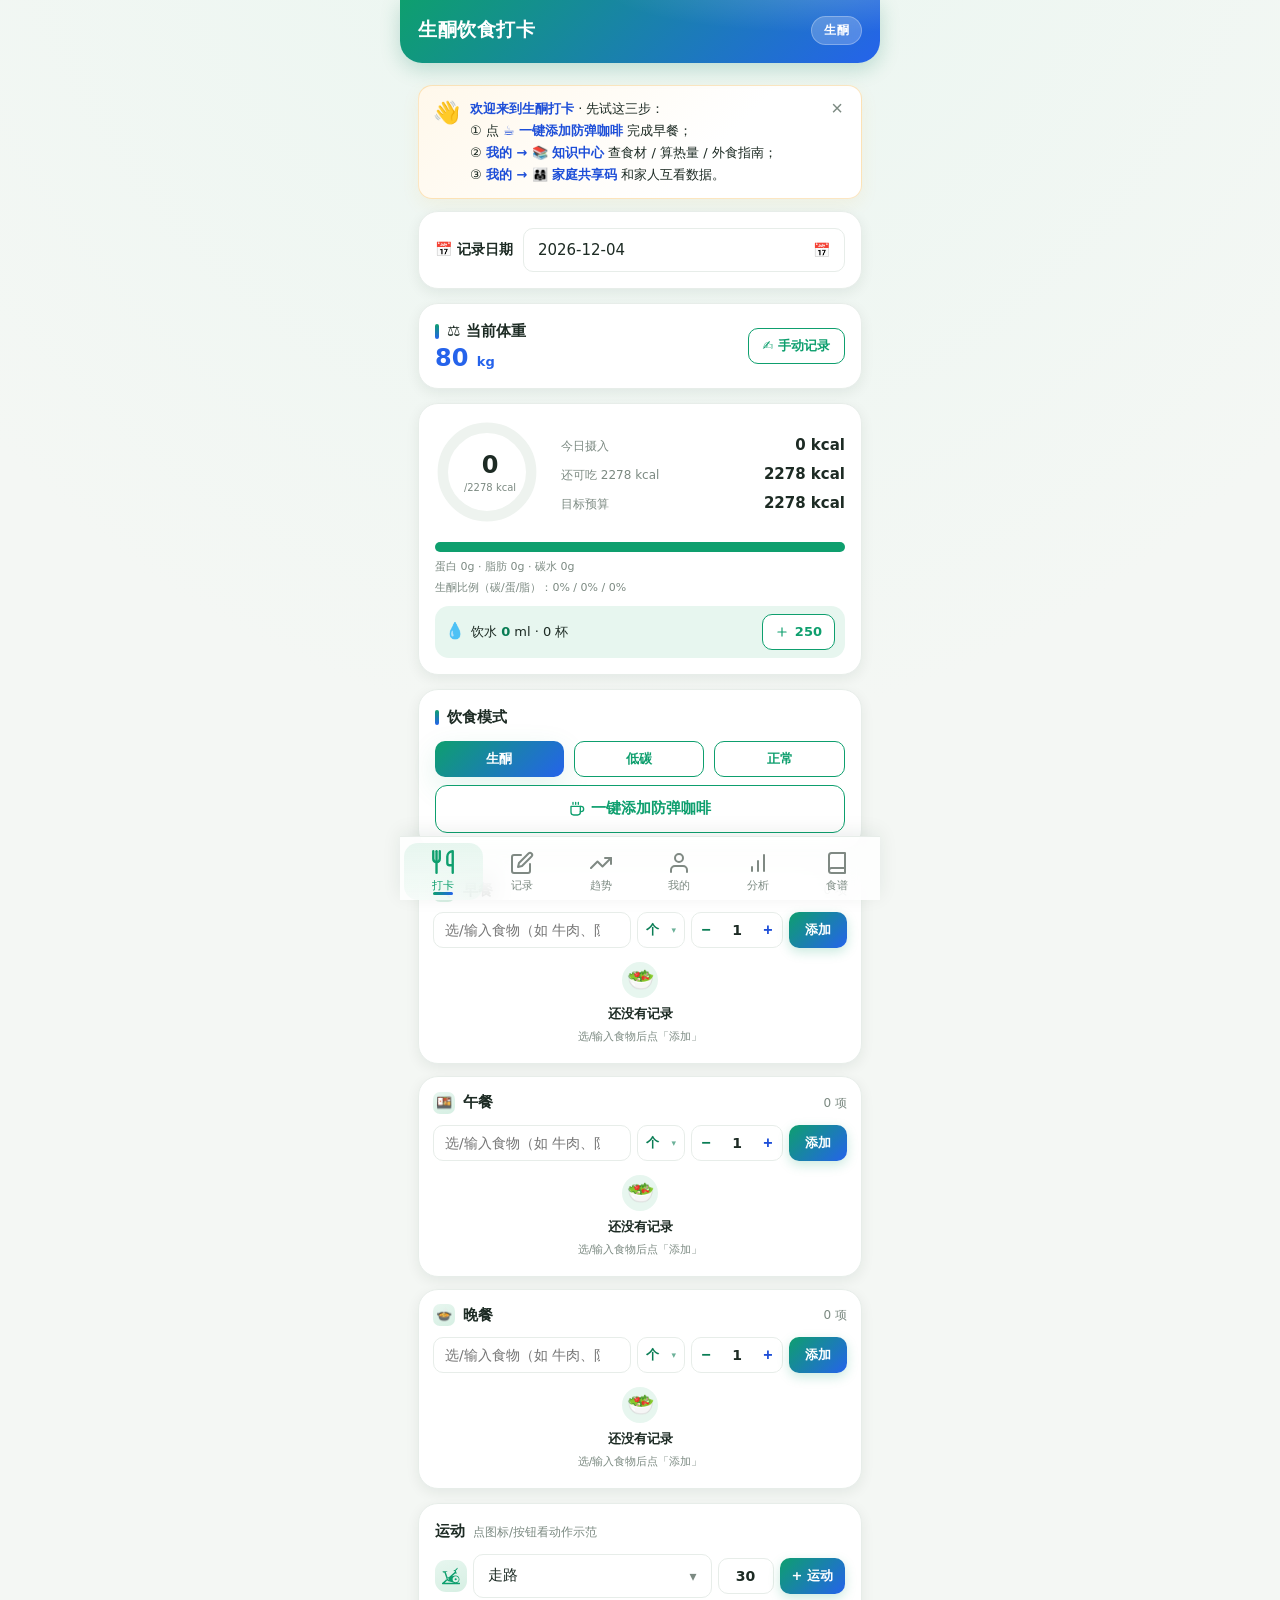
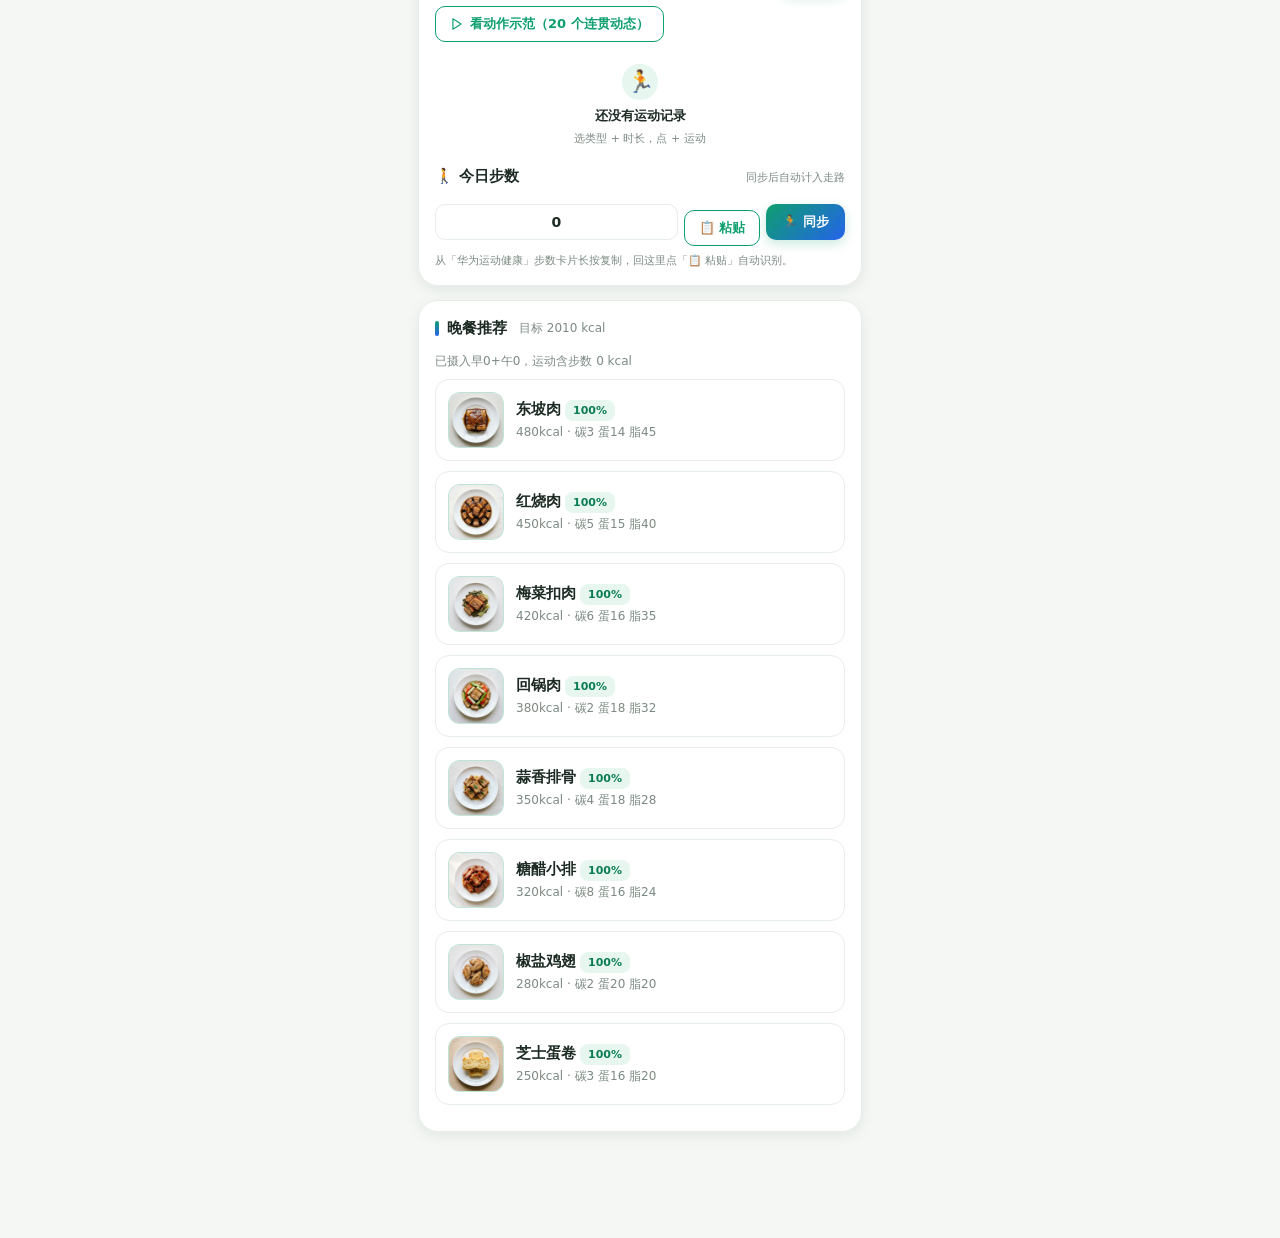
<file: index.html>
<!DOCTYPE html>
<html lang="zh-CN">
<head>
  <meta charset="UTF-8" />
  <meta name="viewport" content="width=device-width, initial-scale=1, maximum-scale=1, user-scalable=no, viewport-fit=cover" />
  <meta name="color-scheme" content="light" />
  <meta name="theme-color" content="#0e9f6e" />
  <!-- 2026-08-16 根治 vivo/iQOO 系统 WebView 缓存（终极版）：HTML meta no-cache + Service Worker 自动清 + CacheStorage 自动清 + URL 加唯一 ?v= 时间戳 -->
  <meta http-equiv="Cache-Control" content="no-store, no-cache, must-revalidate, max-age=0" />
  <meta http-equiv="Pragma" content="no-cache" />
  <meta http-equiv="Expires" content="0" />
  <!-- 强清 SW + CacheStorage + URL 时间戳（运行时内联，不依赖外部资源） -->
  <script>
  (function(){
    try {
      var href = location.href.split('#')[0];
      if (location.search.indexOf('v=') < 0) {
        // 第一次访问：清缓存后用唯一 ?v= 时间戳 reload 自身
        if ('serviceWorker' in navigator) {
          navigator.serviceWorker.getRegistrations().then(function(rs){
            rs.forEach(function(r){ try { r.unregister(); } catch(_){} });
          });
        }
        if ('caches' in window) {
          caches.keys().then(function(ks){
            ks.forEach(function(k){ caches.delete(k); });
          });
        }
        location.replace(href + (href.indexOf('?')>=0?'&':'?') + 'v=' + Date.now() + '-' + Math.random().toString(36).slice(2,8));
        return;
      }
      // 后续访问：再次确认 SW 已被清（连续 3 次兜底）
      if ('serviceWorker' in navigator) {
        navigator.serviceWorker.getRegistrations().then(function(rs){
          if (rs.length) rs.forEach(function(r){ try { r.unregister(); } catch(_){} });
        });
      }
    } catch(e) {}
  })();
  </script>
  <!-- P3 问题1：iOS 全屏/添加到主屏幕支持 -->
  <meta name="apple-mobile-web-app-capable" content="yes" />
  <meta name="mobile-web-app-capable" content="yes" />
  <meta name="apple-mobile-web-app-status-bar-style" content="black-translucent" />
  <meta name="apple-mobile-web-app-title" content="生酮打卡" />
  <meta name="apple-touch-fullscreen" content="yes" />
  <title>生酮饮食打卡 · 网页版</title>
  <link rel="manifest" href="manifest.webmanifest" />
  <link rel="apple-touch-icon" href="img/icon-192.png" />
  <link rel="stylesheet" href="css/styles.css" />
</head>
<body>
  <div id="app">
    <div class="topbar">
      <h1>生酮饮食打卡</h1>
      <div class="topbar-right">
        <span class="mode-badge" id="modeBadge">生酮</span>
      </div>
    </div>

    <!-- A 打卡页：默认渲染一段最小骨架，绝不空白（v2.2.2 根治：onShow 任何时序失败时，用户至少能看到占位） -->
    <section class="view active" id="view-checkin">
      <div class="boot-skeleton">
        <div class="boot-spin"></div>
        <div class="boot-msg">正在加载打卡页…</div>
        <div class="boot-sub" id="bootSub">如长时间停留，请点下方「重新加载」</div>
        <button type="button" class="btn sm boot-retry" id="bootRetry" style="margin-top:14px;display:none">重新加载</button>
      </div>
    </section>
    <!-- B 记录页 -->
    <section class="view" id="view-records"></section>
    <!-- C 趋势页 -->
    <section class="view" id="view-trend"></section>
    <!-- D 我的页 -->
    <section class="view" id="view-mine"></section>
    <!-- E 分析页 -->
    <section class="view" id="view-analysis"></section>
    <!-- F 食谱页 -->
    <section class="view" id="view-recipes"></section>

    <nav class="tabbar" id="tabbar">
      <button data-view="checkin" class="active"><span class="ico"><svg xmlns="http://www.w3.org/2000/svg" viewBox="0 0 24 24" fill="none" stroke="currentColor" stroke-width="2" stroke-linecap="round" stroke-linejoin="round" aria-hidden="true"><path d="M3 2v7c0 1.7 1.3 3 3 3s3-1.3 3-3V2"/><path d="M6 2v20"/><path d="M21 15V2v0a5 5 0 0 0-5 5v6c0 1.1.9 2 2 2h3zm0 0v7"/></svg></span>打卡</button>
      <button data-view="records"><span class="ico"><svg xmlns="http://www.w3.org/2000/svg" viewBox="0 0 24 24" fill="none" stroke="currentColor" stroke-width="2" stroke-linecap="round" stroke-linejoin="round" aria-hidden="true"><path d="M11 4H4a2 2 0 0 0-2 2v14a2 2 0 0 0 2 2h14a2 2 0 0 0 2-2v-7"/><path d="M18.5 2.5a2.121 2.121 0 0 1 3 3L12 15l-4 1 1-4 9.5-9.5z"/></svg></span>记录</button>
      <button data-view="trend"><span class="ico"><svg xmlns="http://www.w3.org/2000/svg" viewBox="0 0 24 24" fill="none" stroke="currentColor" stroke-width="2" stroke-linecap="round" stroke-linejoin="round" aria-hidden="true"><polyline points="22 7 13.5 15.5 8.5 10.5 2 17"/><polyline points="16 7 22 7 22 13"/></svg></span>趋势</button>
      <button data-view="mine"><span class="ico"><svg xmlns="http://www.w3.org/2000/svg" viewBox="0 0 24 24" fill="none" stroke="currentColor" stroke-width="2" stroke-linecap="round" stroke-linejoin="round" aria-hidden="true"><path d="M20 21v-2a4 4 0 0 0-4-4H8a4 4 0 0 0-4 4v2"/><circle cx="12" cy="7" r="4"/></svg></span>我的</button>
      <button data-view="analysis"><span class="ico"><svg xmlns="http://www.w3.org/2000/svg" viewBox="0 0 24 24" fill="none" stroke="currentColor" stroke-width="2" stroke-linecap="round" stroke-linejoin="round" aria-hidden="true"><line x1="12" y1="20" x2="12" y2="10"/><line x1="18" y1="20" x2="18" y2="4"/><line x1="6" y1="20" x2="6" y2="16"/></svg></span>分析</button>
      <button data-view="recipes"><span class="ico"><svg xmlns="http://www.w3.org/2000/svg" viewBox="0 0 24 24" fill="none" stroke="currentColor" stroke-width="2" stroke-linecap="round" stroke-linejoin="round" aria-hidden="true"><path d="M4 19.5A2.5 2.5 0 0 1 6.5 17H20"/><path d="M6.5 2H20v20H6.5A2.5 2.5 0 0 1 4 19.5v-15A2.5 2.5 0 0 1 6.5 2z"/></svg></span>食谱</button>
    </nav>
  </div>

  <div class="toast" id="toast"></div>

  <!-- P3 安装横幅（Android 可点安装；iOS 展示引导） -->
  <div id="installBar" class="install-bar">
    <span class="install-ico">📲</span>
    <div class="install-txt">
      <b>安装到主屏幕</b>
      <span class="install-sub">全屏离线使用，像原生 App</span>
    </div>
    <button class="install-android btn sm" data-act="install-go" style="margin:0">安装</button>
    <button class="install-ios btn sm" data-act="install-go" style="margin:0;display:none">查看</button>
    <button class="install-x" data-act="install-x" aria-label="关闭"><svg xmlns="http://www.w3.org/2000/svg" viewBox="0 0 24 24" width="14" height="14" fill="none" stroke="currentColor" stroke-width="2.4" stroke-linecap="round" stroke-linejoin="round" aria-hidden="true"><path d="M18 6L6 18M6 6l12 12"/></svg></button>
  </div>

  <!-- 全局命名空间（供各模块挂载，必须在模块脚本之前） -->
  <script>window.App = window.App || {};</script>
  <!-- icon 系统（自托管 SVG、零 CDN） -->
  <script src="js/icons.js"></script>
  <!-- 数据层（已自测通过，下游只读） -->
  <script src="js/keto-core.js"></script>
  <!-- 应用层 -->
  <script src="js/store.js"></script>
  <script src="js/cloudbase.js"></script>
  <!-- v1.9：家人互通云同步（Supabase，走原生桥接绕开 CORS） -->
  <script src="js/cloud-sync.js"></script>
  <!-- v1.9：阿福体脂秤 BLE 直连（走原生桥接） -->
  <script src="js/afu-scale.js"></script>
  <script src="js/core-bridge.js"></script>
  <script src="js/knowledge.js"></script>
  <script src="js/knowledge-tools.js"></script>
  <script src="js/charts.js"></script>
  <script src="js/recipe-imgs.js"></script>
  <script src="js/dish-ext.js"></script>
  <script src="js/a-checkin.js"></script>
  <script src="js/b-records.js"></script>
  <script src="js/c-trend.js"></script>
  <script src="js/family.js"></script>
  <script src="js/d-mine.js"></script>
  <script src="js/g-kids.js"></script>
  <script src="js/e-analysis.js"></script>
  <script src="js/f-recipes.js"></script>
  <script src="js/meal-plan.js"></script>
  <script src="js/app.js"></script>
</body>
</html>
</file>
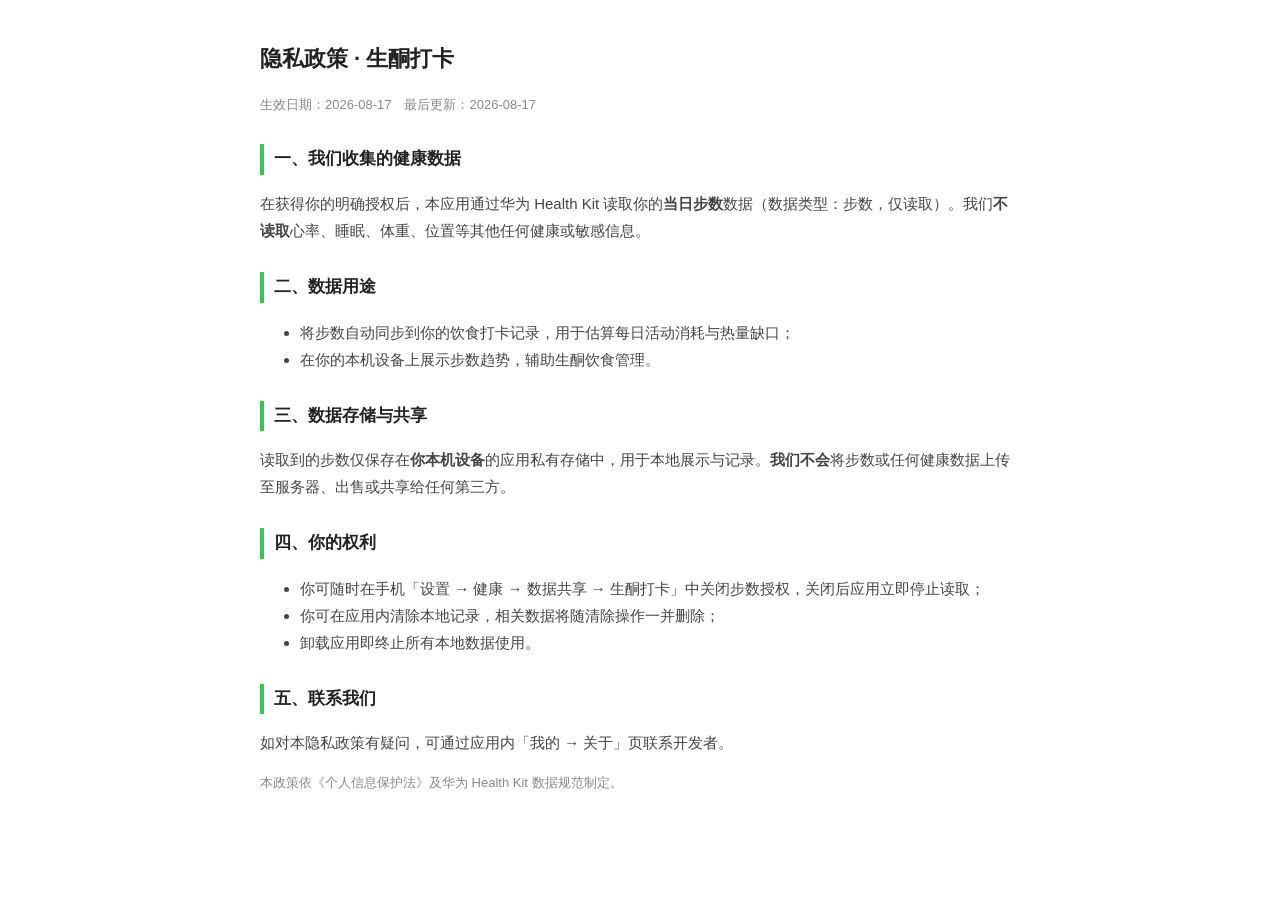
<file: privacy.html>
<!DOCTYPE html>
<html lang="zh-CN">
<head>
<meta charset="UTF-8">
<meta name="viewport" content="width=device-width, initial-scale=1.0">
<title>隐私政策 - 生酮打卡</title>
<style>
  body { font-family: -apple-system, "PingFang SC", "Microsoft YaHei", sans-serif; max-width: 760px; margin: 0 auto; padding: 24px; line-height: 1.8; color: #222; }
  h1 { font-size: 22px; }
  h2 { font-size: 17px; margin-top: 28px; border-left: 4px solid #34c759; padding-left: 10px; }
  p, li { font-size: 15px; color: #444; }
  .meta { color: #888; font-size: 13px; }
</style>
</head>
<body>
<h1>隐私政策 · 生酮打卡</h1>
<p class="meta">生效日期：2026-08-17　最后更新：2026-08-17</p>

<h2>一、我们收集的健康数据</h2>
<p>在获得你的明确授权后，本应用通过华为 Health Kit 读取你的<strong>当日步数</strong>数据（数据类型：步数，仅读取）。我们<strong>不读取</strong>心率、睡眠、体重、位置等其他任何健康或敏感信息。</p>

<h2>二、数据用途</h2>
<ul>
  <li>将步数自动同步到你的饮食打卡记录，用于估算每日活动消耗与热量缺口；</li>
  <li>在你的本机设备上展示步数趋势，辅助生酮饮食管理。</li>
</ul>

<h2>三、数据存储与共享</h2>
<p>读取到的步数仅保存在<strong>你本机设备</strong>的应用私有存储中，用于本地展示与记录。<strong>我们不会</strong>将步数或任何健康数据上传至服务器、出售或共享给任何第三方。</p>

<h2>四、你的权利</h2>
<ul>
  <li>你可随时在手机「设置 → 健康 → 数据共享 → 生酮打卡」中关闭步数授权，关闭后应用立即停止读取；</li>
  <li>你可在应用内清除本地记录，相关数据将随清除操作一并删除；</li>
  <li>卸载应用即终止所有本地数据使用。</li>
</ul>

<h2>五、联系我们</h2>
<p>如对本隐私政策有疑问，可通过应用内「我的 → 关于」页联系开发者。</p>

<p class="meta">本政策依《个人信息保护法》及华为 Health Kit 数据规范制定。</p>
</body>
</html>
</file>
<file: css/styles.css>
/* ============================================================
   生酮饮食打卡 · 网页版  —  Refined Wellness 设计系统
   方向：自然疗愈感 / 高级健康 App
   主色 翡翠绿 · 点缀 蜂蜜琥珀 · 底色 暖奶白
   ============================================================ */

:root {
  color-scheme: light;
  /* 品牌色：蓝绿组合（teal 主 + 蓝 点缀） */
  --primary: #0e9f6e;       /* 主色 teal 绿 */
  --primary-d: #0a7d55;
  --primary-l: #e7f6ef;
  --accent: #2563eb;        /* 蓝绿组合：蓝点缀（宏量/按钮/进度指示） */
  --accent-d: #1d4ed8;
  --danger: #e2574c;
  --info: #2563eb;          /* 蓝（与 accent 统一，便于复用） */

  /* 中性 */
  --bg: #f4f7f4;
  --bg-2: #eef3ef;
  --card: #ffffff;
  --line: #e7ede9;
  --text: #1d2b24;
  --muted: #7c8a82;

  /* 阴影分层 */
  --sh-1: 0 1px 2px rgba(16,45,32,.05);
  --sh-2: 0 4px 14px rgba(16,45,32,.07);
  --sh-3: 0 10px 30px rgba(14,159,110,.12);

  --r-lg: 20px;
  --r-md: 14px;
  --r-sm: 10px;

  --maxw: 480px;
  --font: "PingFang SC", "Hiragino Sans GB", "Microsoft YaHei", system-ui, -apple-system, sans-serif;
}

* { box-sizing: border-box; -webkit-tap-highlight-color: transparent; }
html, body { margin: 0; padding: 0; }
body {
  font-family: var(--font);
  background:
    radial-gradient(120% 60% at 50% -10%, #e9f6f0 0%, rgba(233,246,240,0) 60%),
    var(--bg);
  color: var(--text);
  font-size: 15px; line-height: 1.55;
  -webkit-font-smoothing: antialiased;
  text-rendering: optimizeLegibility;
  font-variant-numeric: tabular-nums;
}

#app {
  max-width: var(--maxw); margin: 0 auto; min-height: 100vh;
  background: transparent; padding-bottom: 84px;
}

/* ---------- 顶部栏（渐变 hero） ---------- */
.topbar {
  position: sticky; top: 0; z-index: 20;
  background: linear-gradient(135deg, var(--primary) 0%, var(--accent) 100%);
  color: #fff; padding: 16px 18px 18px;
  display: flex; align-items: center; justify-content: space-between;
  box-shadow: 0 6px 20px rgba(10,125,85,.22);
  border-radius: 0 0 22px 22px;
}
.topbar::before {
  content: ""; position: absolute; inset: 0;
  background: radial-gradient(80% 120% at 90% -20%, rgba(255,255,255,.18), transparent 60%);
  border-radius: 0 0 22px 22px; pointer-events: none;
}
.topbar h1 {
  font-size: 19px; margin: 0; font-weight: 700; letter-spacing: .5px;
  position: relative;
}
.topbar .mode-badge {
  font-size: 12px; font-weight: 600; letter-spacing: .3px;
  background: rgba(255,255,255,.22);
  border: 1px solid rgba(255,255,255,.28);
  padding: 4px 12px; border-radius: 999px;
  backdrop-filter: blur(4px);
  position: relative;
  margin-left: auto;
}
.member-badge {
  font-size: 12px; font-weight: 600; letter-spacing: .3px;
  background: rgba(255,255,255,.92);
  color: #0b6b4a;
  border: none;
  padding: 5px 12px; border-radius: 999px;
  white-space: nowrap;
  -webkit-appearance: none; appearance: none;
}
.topbar { flex-wrap: wrap; gap: 8px; }
.topbar .topbar-right { display: flex; align-items: center; gap: 6px; flex: none; }
.topbar .topbar-arr {
  width: 28px; height: 28px; border-radius: 50%;
  display: inline-flex; align-items: center; justify-content: center;
  background: rgba(255,255,255,.18); color: #fff; border: 1px solid rgba(255,255,255,.22);
  font-size: 14px; line-height: 1; cursor: pointer; padding: 0;
  transition: background .15s, transform .12s; -webkit-appearance: none; appearance: none;
}
.topbar .topbar-arr:active { background: rgba(255,255,255,.34); transform: scale(.92); }
.topbar .topbar-arr:disabled { opacity: .35; cursor: default; transform: none; }

/* v2.2.2 根治首屏空白：骨架占位 + 错误回显 */
.boot-skeleton { display: flex; flex-direction: column; align-items: center; justify-content: center;
  padding: 64px 24px; text-align: center; color: var(--muted); gap: 10px; min-height: 60vh; }
.boot-spin { width: 38px; height: 38px; border-radius: 50%;
  border: 3px solid var(--bg-2); border-top-color: var(--primary, #0e9f6e);
  animation: bootSpin 0.9s linear infinite; }
@keyframes bootSpin { to { transform: rotate(360deg); } }
.boot-msg { font-size: 16px; font-weight: 600; color: var(--text); margin-top: 6px; }
.boot-sub { font-size: 12px; color: var(--muted); }
.boot-error { display: flex; flex-direction: column; align-items: center; justify-content: center;
  padding: 56px 24px; text-align: center; gap: 8px; min-height: 60vh; }
.boot-err-ico { font-size: 44px; line-height: 1; }
.boot-err-t { font-size: 17px; font-weight: 700; color: var(--text); }
.boot-err-s { font-size: 13px; color: #c0392b; max-width: 320px; word-break: break-all;
  background: #fdecea; border-radius: 8px; padding: 8px 12px; }
.boot-err-hint { font-size: 12px; color: var(--muted); }


/* ---------- 首页 hero（A+C 混合：大进度环 + 宏量分段条） ---------- */
.card.hero { padding: 16px; }
.hero-row { display: flex; align-items: center; gap: 16px; }
.hero-ring { position: relative; width: 104px; height: 104px; flex: 0 0 auto; }
.hero-ring svg { display: block; }
.hero-ring .rn { position: absolute; inset: 0; display: flex; flex-direction: column; align-items: center; justify-content: center; }
.hero-ring .rn b { font-size: 22px; font-weight: 700; color: var(--text); line-height: 1; }
.hero-ring .rn span { font-size: 10px; color: var(--muted); margin-top: 3px; }
.hero-meta { flex: 1; display: flex; flex-direction: column; gap: 6px; }
.hero-meta .hm { display: flex; justify-content: space-between; align-items: baseline; font-size: 12px; color: var(--muted); }
.hero-meta .hm b { font-size: 15px; color: var(--text); font-weight: 600; }
.macro-bar { display: flex; height: 10px; border-radius: 6px; overflow: hidden; background: var(--bg-2); margin-top: 12px; }
.macro-bar .seg { height: 100%; }
.macro-legend { font-size: 11px; color: var(--muted); margin-top: 6px; }
.keto-ratio { font-size: 11px; color: var(--muted); margin-top: 4px; }

/* ---------- 视图容器 ---------- */
.view { display: none; padding: 14px 14px 6px; }
.view.active { display: block; animation: viewIn .4s ease both; }
@keyframes viewIn { from { opacity: 0; transform: translateY(8px); } to { opacity: 1; transform: none; } }

/* ---------- 卡片 ---------- */
.card {
  background: var(--card);
  border: 1px solid var(--line);
  border-radius: var(--r-lg);
  padding: 16px;
  margin-bottom: 14px;
  box-shadow: var(--sh-2);
  animation: cardIn .5s ease both;
}
.view.active .card:nth-child(2) { animation-delay: .04s; }
.view.active .card:nth-child(3) { animation-delay: .08s; }
.view.active .card:nth-child(4) { animation-delay: .12s; }
.view.active .card:nth-child(5) { animation-delay: .16s; }
.view.active .card:nth-child(6) { animation-delay: .20s; }
@keyframes cardIn { from { opacity: 0; transform: translateY(14px); } to { opacity: 1; transform: none; } }

.card h3 {
  margin: 0 0 12px; font-size: 15px; font-weight: 700;
  display: flex; align-items: center; gap: 8px;
}
.card h3::before {
  content: ""; width: 4px; height: 15px; border-radius: 3px;
  background: linear-gradient(var(--primary), var(--accent));
  display: inline-block; flex: none;
}
.card h3 .sub { font-size: 12px; color: var(--muted); font-weight: 400; margin-left: 4px; }

/* ---------- 底部 tab（毛玻璃悬浮） ---------- */
.tabbar {
  position: fixed; bottom: 0; left: 50%; transform: translateX(-50%);
  width: 100%; max-width: var(--maxw); height: 64px;
  background: rgba(255,255,255,.82);
  backdrop-filter: blur(14px) saturate(160%);
  -webkit-backdrop-filter: blur(14px) saturate(160%);
  border-top: 1px solid var(--line);
  display: flex; z-index: 30;
  padding: 6px 4px;
  box-shadow: 0 -4px 18px rgba(16,45,32,.08);
}
.tabbar button {
  flex: 1; border: none; background: none; color: var(--muted);
  font-size: 10.5px; display: flex; flex-direction: column;
  align-items: center; justify-content: center; gap: 3px;
  cursor: pointer; padding: 0; position: relative;
  transition: color .2s, transform .15s;
}
.tabbar button .ico { font-size: 20px; line-height: 1; filter: grayscale(.3); transition: transform .2s; }
.tabbar button.active { color: var(--primary); }
.tabbar button.active .ico { filter: none; transform: translateY(-1px) scale(1.08); }
.tabbar button.active::after {
  content: ""; position: absolute; bottom: 4px;
  width: 22px; height: 3px; border-radius: 3px;
  background: linear-gradient(90deg, var(--primary), var(--accent));
}

/* ---------- 表单控件 ---------- */
label { display: block; font-size: 13px; color: var(--muted); margin: 10px 0 5px; font-weight: 500; }
input, select {
  width: 100%; padding: 11px 12px; border: 1px solid var(--line);
  border-radius: var(--r-sm); font-size: 15px; background: #fff; color: var(--text);
  transition: border-color .2s, box-shadow .2s; font-family: var(--font);
}
input:focus, select:focus {
  outline: none; border-color: var(--primary);
  box-shadow: 0 0 0 3px rgba(14,159,110,.15);
}
.row { display: flex; gap: 10px; align-items: flex-end; }
.row > * { flex: 1; min-width: 0; }
.half { width: 48%; }

button.btn {
  background: linear-gradient(135deg, var(--primary), var(--accent));
  color: #fff; border: none; border-radius: 12px;
  padding: 13px 14px; font-size: 15px; font-weight: 600; cursor: pointer;
  width: 100%; margin-top: 12px; font-family: var(--font);
  box-shadow: var(--sh-3);
  transition: transform .12s, box-shadow .2s, filter .2s;
}
button.btn:hover { filter: brightness(1.04); }
button.btn:active { transform: scale(.975); box-shadow: var(--sh-1); }
button.btn.ghost {
  background: #fff; color: var(--primary); border: 1.5px solid var(--primary);
  box-shadow: none;
}
button.btn.ghost:active { background: var(--primary-l); }
button.btn.sm { padding: 8px 14px; font-size: 13px; width: auto; border-radius: 10px; }

/* ---------- 统计数字 ---------- */
.stats { display: flex; flex-wrap: wrap; gap: 10px; }
.stat {
  flex: 1 1 30%; background: linear-gradient(160deg, #f3faf6, #ffffff);
  border: 1px solid var(--line); border-radius: var(--r-md);
  padding: 12px 10px; text-align: center;
}
.stat .num {
  font-size: 22px; font-weight: 800; color: var(--primary-d);
  letter-spacing: -.5px; line-height: 1.1;
  background: linear-gradient(135deg, var(--primary-d), var(--accent-d));
  -webkit-background-clip: text; background-clip: text; -webkit-text-fill-color: transparent;
}
.stat .lbl { font-size: 11px; color: var(--muted); margin-top: 3px; }

/* ---------- 生酮比例环 ---------- */
.keto-ring { display: flex; align-items: center; gap: 12px; }
.keto-ring .bar {
  flex: 1; height: 16px; border-radius: 999px; overflow: hidden;
  display: flex; background: var(--bg-2); box-shadow: inset 0 1px 2px rgba(0,0,0,.05);
}
.keto-ring .bar > span { display: block; height: 100%; transition: width .6s ease; }
.seg-carb { background: linear-gradient(var(--accent), var(--accent-d)); }
.seg-pro  { background: linear-gradient(#5aa0ff, var(--info)); }
.seg-fat  { background: linear-gradient(var(--primary), var(--primary-d)); }

/* ---------- 列表项 ---------- */
.item {
  display: flex; align-items: center; justify-content: space-between;
  padding: 11px 0; border-bottom: 1px solid var(--line); gap: 10px;
}
.item:last-child { border-bottom: none; }
.item .name { font-weight: 600; }
.item .meta { font-size: 12px; color: var(--muted); margin-top: 2px; }
.item .item-main { flex: 1; min-width: 0; }
.item .del {
  color: var(--danger); border: none; background: #fdecea;
  font-size: 12px; cursor: pointer; padding: 5px 10px; border-radius: 8px;
  flex: none; transition: background .2s;
}
.item .del:active { background: #f9d4d0; }
/* ---------- 推荐菜 / 食谱卡 ---------- */
.dish {
  display: flex; align-items: center; gap: 12px; padding: 12px;
  border: 1px solid var(--line); border-radius: var(--r-md);
  margin-bottom: 10px; cursor: pointer; background: #fff;
  transition: transform .15s, box-shadow .2s, border-color .2s;
}
.dish:hover { transform: translateY(-2px); box-shadow: var(--sh-2); border-color: var(--primary); }
.dish .thumb {
  width: 56px; height: 56px; border-radius: 12px;
  background: linear-gradient(160deg, #eef6f1, #e3f0ea);
  flex: none; object-fit: cover; display: block;        /* img 必须是 block；flex 居中交给 .img-slot */
  border: 1px solid rgba(14,159,110,.18); padding: 0; overflow: hidden;
}
/* 详情页配图：统一裁切框，所有菜品图/emoji 回退共用此风格 -> 视觉一致 */
.dish-detail {
  width: 100%; height: 180px; border-radius: 14px; margin-bottom: 4px;
  background: linear-gradient(160deg, #eef6f1, #e3f0ea);
  object-fit: cover; display: block;                   /* img 必须是 block */
  border: 1px solid rgba(14,159,110,.18); overflow: hidden; font-size: 56px;
}
.dish .info { flex: 1; min-width: 0; }
.dish .info .n { font-weight: 700; }
.dish .info .c { font-size: 12px; color: var(--muted); margin-top: 2px; }
.tag {
  display: inline-block; font-size: 11px; background: var(--primary-l);
  color: var(--primary-d); padding: 2px 8px; border-radius: 8px; margin-left: 4px; font-weight: 600;
}

/* ---------- 提示 / 空态 ---------- */
.toast {
  position: fixed; left: 50%; bottom: 92px; transform: translateX(-50%) translateY(10px);
  background: rgba(29,43,36,.94); color: #fff; padding: 10px 18px; border-radius: 22px;
  font-size: 13px; z-index: 50; opacity: 0; transition: opacity .25s, transform .25s;
  pointer-events: none; box-shadow: var(--sh-2);
}
.toast.show { opacity: 1; transform: translateX(-50%) translateY(0); }
.empty { text-align: center; color: var(--muted); padding: 32px 0; font-size: 13px; }

canvas { width: 100%; display: block; }
.img-slot {
  width: 100%; border-radius: var(--r-sm);
  background: linear-gradient(160deg, #eef6f1, #e3f0ea);
  display: flex; align-items: center; justify-content: center; color: var(--muted); font-size: 12px;
}

/* ---------- 运动图标 ---------- */
.ex-ico {
  width: 38px; height: 38px; border-radius: 11px;
  background: linear-gradient(160deg, var(--primary-l), #d6efe3);
  padding: 6px; flex: 0 0 auto; cursor: pointer; box-sizing: border-box;
  transition: transform .15s, box-shadow .2s;
}
.ex-ico:active { transform: scale(.92); }
#exIcoPrev {
  border-radius: 11px; background: linear-gradient(160deg, var(--primary-l), #d6efe3);
  padding: 4px; box-sizing: border-box; flex: 0 0 auto; cursor: pointer;
  transition: transform .15s;
}
#exIcoPrev:active { transform: scale(.92); }

/* ============================================================
   P1-审计：单行打卡输入区（食物 + 单位 + ±数量 + 添加）— V11
   触发：用户截图所示「输入框截断 / 数量框比例失调 / 上下两行」痛点
   ============================================================ */
.meal-card { padding: 14px 14px 12px; }
.meal-card + .meal-card { margin-top: -2px; }
.meal-head {
  display: flex; align-items: center; gap: 8px;
  margin: 0 0 10px;
}
.meal-card h3 { margin: 0; font-size: 15px; font-weight: 700; }
.meal-head h3::before { display: none; }
.meal-head .cnt {
  font-size: 12px; color: var(--muted); margin-left: auto; font-weight: 500;
}
.meal-ico {
  width: 22px; height: 22px; border-radius: 7px; flex: none;
  display: inline-flex; align-items: center; justify-content: center;
  background: linear-gradient(160deg, var(--primary-l), #d6efe3);
  color: var(--primary-d); font-size: 13px;
}
.meal-ico-breakfast::before { content: "🍳"; font-size: 13px; }
.meal-ico-lunch::before     { content: "🍱"; font-size: 13px; }
.meal-ico-dinner::before    { content: "🍲"; font-size: 13px; }

.meal-row {
  display: flex; align-items: center; gap: 6px;
  flex-wrap: nowrap;
}
.food-in {
  flex: 1 1 auto; min-width: 0;
  padding: 9px 11px !important; font-size: 14px !important;
  border: 1px solid var(--line); border-radius: 10px; background: #fff;
  height: 36px;
}
.food-in:focus { border-color: var(--primary); box-shadow: 0 0 0 3px rgba(14,159,110,.15); }
.unit-trigger {
  flex: none; padding: 0 8px; height: 36px;
  border: 1px solid var(--line); border-radius: 10px; background: #fff;
  display: inline-flex; align-items: center; gap: 4px;
  font-size: 13px; font-weight: 600; color: var(--primary-d);
  cursor: pointer; min-width: 48px; justify-content: space-between;
  font-family: inherit; -webkit-appearance: none; appearance: none;
}
.unit-trigger .trig-caret { font-size: 9px; opacity: .6; }
.unit-trigger:hover { border-color: var(--primary); }
.qty {
  flex: none; display: inline-flex; align-items: center;
  border: 1px solid var(--line); border-radius: 10px;
  background: #fff; height: 36px; padding: 0 1px;
}
.qty-step {
  flex: none; width: 26px; height: 34px;
  border: none; background: transparent;
  font-size: 16px; font-weight: 700; line-height: 1;
  color: var(--primary-d); cursor: pointer;
  display: inline-flex; align-items: center; justify-content: center;
  padding: 0; -webkit-appearance: none; appearance: none;
  transition: background .12s;
}
.qty-step:active { background: var(--primary-l); }
.qty-step-plus { color: var(--accent-d); }
.qty input {
  flex: none; width: 36px; height: 34px;
  border: none; background: transparent; text-align: center;
  font-size: 14px; font-weight: 700; color: var(--text);
  font-family: inherit; padding: 0; -webkit-appearance: none; appearance: none;
}
.qty input::-webkit-outer-spin-button,
.qty input::-webkit-inner-spin-button { -webkit-appearance: none; margin: 0; }
.qty input:focus { outline: none; }
.btn-add {
  flex: none; height: 36px; padding: 0 16px;
  background: linear-gradient(135deg, var(--primary), var(--accent));
  color: #fff; border: none; border-radius: 10px;
  font-size: 13px; font-weight: 600; cursor: pointer;
  white-space: nowrap;
  box-shadow: 0 4px 12px rgba(14,159,110,.22);
  font-family: inherit; -webkit-appearance: none; appearance: none;
  transition: transform .12s, box-shadow .2s, filter .15s;
}
.btn-add:active { transform: scale(.96); box-shadow: 0 2px 6px rgba(14,159,110,.18); }
.btn-add:hover { filter: brightness(1.05); }

/* 紧凑空态：取代 .empty-illu 的大块布局 */
.meal-empty {
  display: flex; flex-direction: column; align-items: center; justify-content: center;
  gap: 4px; padding: 14px 12px 6px;
  color: var(--muted); text-align: center;
}
.meal-empty-ico {
  font-size: 22px; line-height: 1;
  width: 36px; height: 36px; border-radius: 50%;
  display: inline-flex; align-items: center; justify-content: center;
  background: var(--primary-l); margin-bottom: 2px;
}
.meal-empty-t { font-size: 13px; font-weight: 600; color: var(--text); }
.meal-empty-s { font-size: 11px; color: var(--muted); }

/* 运动 / 步数 区（同行紧凑） */
.ex-head { display: flex; align-items: baseline; justify-content: space-between; gap: 8px; margin: 0 0 10px; }
.ex-head h3 { margin: 0; font-size: 15px; font-weight: 700; }
.ex-head h3::before { display: none; }
.ex-pick-row { display: flex; align-items: center; gap: 6px; }
.ex-pick-row > #exIcoPrev { width: 32px; height: 32px; }
.ex-pick-row .ex-trigger { flex: 1; min-width: 0; height: 36px; padding: 0 12px; }
.ex-pick-row .ex-dur {
  flex: none; width: 56px; height: 36px;
  padding: 0 8px; border: 1px solid var(--line); border-radius: 10px; background: #fff;
  font-size: 14px; font-weight: 700; text-align: center;
  font-family: inherit; -webkit-appearance: none; appearance: none;
}
.ex-pick-row .ex-dur::-webkit-outer-spin-button,
.ex-pick-row .ex-dur::-webkit-inner-spin-button { -webkit-appearance: none; margin: 0; }
.ex-pick-row .btn-add { padding: 0 12px; }
.steps-block { margin-top: 12px; }
.steps-row { display: flex; align-items: center; gap: 6px; margin-top: 6px; }
.steps-row > #steps {
  flex: 1; min-width: 0; height: 36px; padding: 0 12px;
  border: 1px solid var(--line); border-radius: 10px; background: #fff;
  font-size: 14px; font-weight: 700; text-align: center;
  font-family: inherit; -webkit-appearance: none; appearance: none;
}
.steps-row > #steps::-webkit-outer-spin-button,
.steps-row > #steps::-webkit-inner-spin-button { -webkit-appearance: none; margin: 0; }
.steps-row .steps-paste, .steps-row .steps-sync { white-space: nowrap; }

/* 极小屏兜底：6 个元素塞一行确实紧，< 360 略微换行 */
@media (max-width: 359px) {
  .meal-row { flex-wrap: wrap; row-gap: 6px; }
  .food-in { flex: 1 1 100%; }
  .unit-trigger { min-width: 56px; }
  .qty, .btn-add { height: 32px; }
  .qty-step { height: 30px; }
  .qty input { height: 30px; }
}

/* ---------- 弹窗升级 ---------- */
#app-modal {
  animation: maskIn .25s ease both;
}
@keyframes maskIn { from { opacity: 0 } to { opacity: 1 } }
#app-modal > div {
  border-radius: 22px 22px 0 0 !important;
  box-shadow: 0 -10px 40px rgba(0,0,0,.18);
  animation: sheetUp .3s cubic-bezier(.2,.8,.2,1) both;
}
@keyframes sheetUp { from { transform: translateY(40px); opacity: .6 } to { transform: none; opacity: 1 } }

/* ---------- 沉浸式动作示范播放器 ---------- */
.ex-demo {
  position: relative; margin: 0 auto 10px;
  width: 220px; height: 220px;
  border-radius: 18px; overflow: hidden;
  background: linear-gradient(160deg, #eef6f1, #e3f0ea);
  box-shadow: var(--sh-3); border: 1px solid rgba(14,159,110,.18);
}
.ex-demo-video {
  width: 100%; height: 100%; object-fit: cover; display: block; background: #eef6f1;
  -webkit-transform: translateZ(0); transform: translateZ(0); /* 触发 GPU 合成，避免某些 WebView 不重绘 */
}
.ex-demo-badge {
  position: absolute; left: 10px; top: 10px; z-index: 2;
  background: linear-gradient(135deg, var(--primary), var(--accent));
  color: #fff; font-size: 11px; font-weight: 700; letter-spacing: .3px;
  padding: 4px 10px; border-radius: 999px;
  box-shadow: 0 4px 12px rgba(14,159,110,.35);
}
.ex-demo-play {
  position: absolute; inset: 0; z-index: 1;
  display: none; align-items: center; justify-content: center;
  font-size: 48px; color: #fff; text-shadow: 0 2px 14px rgba(0,0,0,.4);
  background: rgba(0,0,0,.18); cursor: pointer; pointer-events: auto;
  transition: opacity .2s;
}
.ex-cell { transition: transform .15s, box-shadow .2s; border-radius: 12px; }
.ex-cell:hover { transform: translateY(-2px); box-shadow: var(--sh-2); background: var(--primary-l); }
.ex-cell:active { transform: scale(.96); }

/* ============================================================
   UI Polish — UI Designer pass (v2)
   顶栏日期 · tabbar 胶囊 · focus 统一 · 空态插画 · 引导卡 · 图片 hover
   ============================================================ */

/* 顶栏：日期副标 + 今日脉冲点 */
.topbar h1 { display: flex; flex-direction: column; line-height: 1.15; }
.topbar-date {
  display: block; font-size: 11px; font-weight: 400;
  opacity: .82; margin-top: 2px; letter-spacing: .4px;
}
.dot-pulse {
  display: inline-block; width: 6px; height: 6px; border-radius: 50%;
  background: var(--accent); margin-right: 6px; vertical-align: 1px;
  box-shadow: 0 0 0 0 rgba(245,165,36,.6);
  animation: pulseDot 2.2s infinite;
}
@keyframes pulseDot {
  0%   { box-shadow: 0 0 0 0 rgba(245,165,36,.5); }
  70%  { box-shadow: 0 0 0 9px rgba(245,165,36,0); }
  100% { box-shadow: 0 0 0 0 rgba(245,165,36,0); }
}

/* tabbar 激活态：背景胶囊 + 强化下划线 */
.tabbar button.active {
  background: linear-gradient(180deg, var(--primary-l), rgba(231,246,239,.35));
  border-radius: 14px;
}
.tabbar button.active::after { bottom: 5px; width: 20px; height: 3px; }

/* 食谱图片 hover 微缩放 */
.dish .thumb { transition: transform .4s ease; }
.dish:hover .thumb { transform: scale(1.08); }

/* 统一键盘 focus ring（可达性 WCAG） */
button.btn:focus-visible, .tabbar button:focus-visible, .ex-cell:focus-visible, button:focus-visible {
  outline: 2px solid var(--primary);
  outline-offset: 2px;
}
input:focus-visible, select:focus-visible { outline: none; }

/* 空态插画组件 */
.empty-illu {
  text-align: center; padding: 28px 16px;
}
.empty-illu .illu {
  width: 92px; height: 92px; margin: 0 auto 10px;
  background: radial-gradient(circle at 50% 42%, var(--primary-l), transparent 72%);
  border-radius: 50%; display: flex; align-items: center; justify-content: center;
  font-size: 42px;
}
.empty-illu .t { font-weight: 700; font-size: 14px; color: var(--text); }
.empty-illu .s { font-size: 12px; color: var(--muted); margin-top: 4px; line-height: 1.65; }

/* 基础资料只读摘要（编辑模式才出现输入框，避免误触改值） */
.kv-list { display: flex; flex-direction: column; margin: 4px 0 2px; }
.kv {
  display: flex; justify-content: space-between; align-items: center;
  padding: 10px 2px; border-bottom: 1px solid var(--bg-2); font-size: 14px;
}
.kv:last-child { border-bottom: none; }
.kv-k { color: var(--muted); }
.kv-v { font-weight: 600; color: var(--text); }

/* 新手引导 tip 卡（首次进入打卡页展示，可关闭） */
.tip-card {
  background: linear-gradient(135deg, #fff8eb 0%, #ffffff 65%);
  border: 1px solid rgba(245,165,36,.28);
  border-radius: var(--r-md); padding: 12px 14px;
  margin-bottom: 12px; display: flex; gap: 10px; align-items: flex-start;
  box-shadow: 0 6px 18px rgba(245,165,36,.08);
  animation: cardIn .5s ease both;
}
.tip-card .tip-ico { font-size: 22px; flex: none; line-height: 1.4; }
.tip-card .tip-body { flex: 1; font-size: 13px; line-height: 1.7; color: var(--text); }
.tip-card .tip-body b { color: var(--accent-d); }
.tip-card .tip-close {
  background: none; border: none; color: var(--muted);
  font-size: 20px; cursor: pointer; padding: 0 4px; flex: none; line-height: 1;
}
.tip-card .tip-cta {
  display: inline-block; margin-top: 2px; font-size: 12px;
  color: var(--accent-d); font-weight: 700;
}

/* 卡片 elevated 变体（用于 hero 摘要） */
.card.elevated {
  background: linear-gradient(160deg, #ffffff, #f7fbf8);
  border-color: rgba(14,159,110,.22);
  box-shadow: var(--sh-3);
}

/* 进度小条 */
.mini-bar { height: 6px; background: var(--bg-2); border-radius: 999px; overflow: hidden; }
.mini-bar > i { display: block; height: 100%; background: linear-gradient(90deg, var(--primary), var(--accent)); border-radius: 999px; transition: width .5s ease; }

/* 隐藏 chips 横向滚动条 */
.chips-row::-webkit-scrollbar { display: none; }
.chips-row { scrollbar-width: none; }

/* ---------- 可访问性 ---------- */
@media (prefers-reduced-motion: reduce) {
  *, *::before, *::after { animation: none !important; transition: none !important; }
}

/* ============================================================
   UI Polish V10 — icon 化重写 + 手机适配自检修复
   触发：本轮用户「统一质感 icon」「小按钮」「手机适配自检」
   ============================================================ */

/* tabbar 图标：原 emoji → 现 SVG。SVG 不要 font-size，需 flex 居中容器 */
.tabbar button .ico {
  display: inline-flex; align-items: center; justify-content: center;
  width: 22px; height: 22px; line-height: 1;
  font-size: 0;       /* 防 emoji 后备字体突兀 */
  color: currentColor;
  transition: transform .2s;
}
.tabbar button .ico svg { width: 20px; height: 20px; display: block; }
.tabbar button.active .ico { transform: translateY(-1px) scale(1.08); }
.tabbar button.active .ico svg { stroke-width: 2.2; }

/* 顶栏标题：防挤压 + 子标题与脉冲点同行紧凑 */
.topbar h1 { min-width: 0; flex: 1; }
.topbar h1 .title-line { display: flex; align-items: center; gap: 6px; font-size: 19px; font-weight: 700; }
.topbar h1 .title-line b { font-weight: 700; }
.topbar h1 .title-line .dot-pulse { flex: none; }
.topbar h1 .topbar-date { display: block; font-size: 11px; font-weight: 400; opacity: .82; margin-top: 2px; letter-spacing: .4px; }
.topbar .mode-badge { flex: none; }

/* 安装横幅关闭按钮：触控目标 ≥ 44px */
.install-bar .install-x {
  width: 36px; height: 36px; border-radius: 10px;
  display: inline-flex; align-items: center; justify-content: center;
  color: rgba(255,255,255,.92);
  background: rgba(255,255,255,.08);
  transition: background .15s;
}
.install-bar .install-x:hover { background: rgba(255,255,255,.18); }
.install-bar .install-x svg { width: 14px; height: 14px; display: block; }

/* 删除按钮：文字 → SVG 后变小，补偿 padding 保证 ≥ 44px 触控 */
.item .del {
  width: 36px; height: 36px;
  display: inline-flex; align-items: center; justify-content: center;
  padding: 0;
  color: var(--danger); border: none; background: #fdecea;
  cursor: pointer; border-radius: 10px; flex: none;
  transition: background .2s, transform .12s;
}
.item .del svg { width: 14px; height: 14px; display: block; }
.item .del:active { background: #f9d4d0; transform: scale(.92); }

/* 带文字的 ghost sm 按钮：图标与文字间留缝，避免拥挤 */
button.btn.sm { display: inline-flex; align-items: center; gap: 6px; }
button.btn.sm svg { width: 14px; height: 14px; display: block; flex: none; }
button.btn { display: inline-flex; align-items: center; justify-content: center; gap: 6px; }
button.btn svg { width: 16px; height: 16px; display: block; flex: none; }

/* ----- 手机适配自检（4 档：320 / 375 / 414 / 768） ----- */

/* 极小屏 320px：紧凑 hero（环换行 + meta 占满）、tabbar 收紧 */
@media (max-width: 359px) {
  body { font-size: 14px; }
  .topbar { padding: calc(10px + env(safe-area-inset-top)) 12px 12px; }
  .topbar h1 .title-line { font-size: 16px; }
  .topbar .mode-badge { font-size: 11px; padding: 3px 9px; }

  .view { padding: 10px 10px 4px; }
  .card { padding: 12px; border-radius: 16px; margin-bottom: 12px; }
  .card h3 { font-size: 14px; margin-bottom: 10px; }

  /* hero 换行：环独立占满 + meta 下一行 */
  .hero-row { flex-wrap: wrap; gap: 8px; }
  .hero-ring { width: 84px; height: 84px; margin: 0 auto; }
  .hero-ring .rn b { font-size: 18px; }
  .hero-meta { flex: 1 1 100%; width: 100%; }

  /* tabbar：避免被标题切 */
  .tabbar { height: calc(58px + env(safe-area-inset-bottom)); padding: 4px 2px; }
  .tabbar button { font-size: 10px; }
  .tabbar button .ico { width: 20px; height: 20px; }
  .tabbar button .ico svg { width: 18px; height: 18px; }

  /* 安装横幅纵堆 */
  .install-bar { flex-wrap: wrap; padding: 10px; }
  .install-bar .install-txt { flex: 1 1 calc(100% - 50px); }
  .install-bar .install-android,
  .install-bar .install-ios { padding: 6px 12px; }

  /* 输入框更小 */
  input, select { padding: 9px 10px; font-size: 14px; }
}

/* 标准手机 360~413：保持舒适 */
@media (min-width: 360px) and (max-width: 413px) {
  .hero-ring { width: 96px; height: 96px; }
}

/* 大手机 414+ / iPad 768：保持 hero 不撑出去 */
@media (min-width: 414px) {
  .hero-ring { width: 110px; height: 110px; }
  .hero-ring .rn b { font-size: 24px; }
}

/* 平板：内容上下加 padding 不贴边 */
@media (min-width: 768px) {
  #app { padding-bottom: calc(110px + env(safe-area-inset-bottom)); }
  .view { padding: 22px 18px 8px; }
  .tabbar { height: calc(70px + env(safe-area-inset-bottom)); }
  .tabbar button .ico { width: 26px; height: 26px; }
  .tabbar button .ico svg { width: 24px; height: 24px; }
  .install-bar { width: calc(100% - 48px); max-width: 520px; }
}

/* 防触控过近：每个 ≥ 44px 主要按钮 (Apple HIG) */
button.btn.sm { min-height: 36px; }  /* 在窄屏也接近标准，但小设备放宽到 36px */
button.btn { min-height: 48px; }     /* 主按钮 48px 标准触控 */

/* 焦点环 - 所有交互元素（含 SVG 按钮） */
.del:focus-visible, .install-x:focus-visible, .tabbar button:focus-visible {
  outline: 2px solid var(--primary); outline-offset: 2px;
}

/* 数据契约警告：空 hero-meta 不显示无意义 hm */
.hero-meta .hm:empty { display: none; }

/* 防止超长中文文本把 hero-meta 撑爆 */
.hero-meta .hm, .hero-meta .hm b {
  overflow: hidden; text-overflow: ellipsis; white-space: nowrap;
  max-width: 100%;
}

/* 安全区：刘海/底部手势条不被遮挡（P3 全屏） */
#app {
  min-height: 100vh;
  min-height: 100dvh;
  padding-bottom: calc(84px + env(safe-area-inset-bottom));
}
.topbar { padding-top: calc(16px + env(safe-area-inset-top)); }
.tabbar { bottom: 0; padding-bottom: env(safe-area-inset-bottom); height: calc(64px + env(safe-area-inset-bottom)); }
.install-bar { bottom: calc(8px + env(safe-area-inset-bottom)); }
.modal-sheet { padding-bottom: calc(24px + env(safe-area-inset-bottom)); }

/* 今日总览：环形进度 + 双列统计（M3 首页进度环） */
.summary-grid { display: flex; align-items: center; gap: 14px; }
.cal-ring {
  position: relative; width: 92px; height: 92px; flex: none;
  display: flex; align-items: center; justify-content: center;
}
.cal-ring svg { display: block; }
.cal-ring-num {
  position: absolute; inset: 0; display: flex; flex-direction: column;
  align-items: center; justify-content: center; text-align: center;
}
.cal-ring-num b {
  font-size: 18px; font-weight: 800; color: var(--primary-d);
  line-height: 1; letter-spacing: -.5px;
}
.cal-ring-num span { font-size: 10px; color: var(--muted); margin-top: 2px; }

/* 饮水记录（M6） */
.water-box {
  display: flex; align-items: center; gap: 6px; flex-wrap: wrap;
  background: var(--primary-l); border-radius: var(--r-md);
  padding: 8px 10px; font-size: 13px;
}
.water-box .water-ico { font-size: 16px; }
.water-box .water-val { flex: 1; min-width: 90px; }
.water-box .water-val b { color: var(--primary-d); }
.water-box .btn.sm { margin: 0; padding: 5px 12px; }

/* 底部 sheet 弹窗升级（手柄条 + 安全区） */
.modal-mask {
  position: fixed; inset: 0; background: rgba(0,0,0,.45); z-index: 60;
  display: flex; align-items: flex-end; justify-content: center;
  animation: maskIn .25s ease both;
}
.modal-sheet {
  background: #fff; width: 100%; max-width: 480px;
  max-height: 88vh; overflow: auto;
  border-radius: 22px 22px 0 0; padding: 10px 16px 24px;
  box-shadow: 0 -10px 40px rgba(0,0,0,.18);
  animation: sheetUp .3s cubic-bezier(.2,.8,.2,1) both;
}
.sheet-grip {
  width: 40px; height: 4px; border-radius: 4px; background: #d7e2db;
  margin: 4px auto 8px; flex: none;
}

/* 安装横幅（P3 添加到主屏幕） */
.install-bar {
  position: fixed; left: 50%; transform: translateX(-50%) translateY(140%);
  width: calc(100% - 24px); max-width: 456px;
  background: linear-gradient(135deg, #0e9f6e, #0a7d55);
  color: #fff; border-radius: 16px; padding: 12px 12px 12px 14px;
  display: flex; align-items: center; gap: 10px; z-index: 55;
  box-shadow: 0 10px 30px rgba(10,125,85,.28);
  transition: transform .4s cubic-bezier(.2,.8,.2,1), opacity .3s;
  opacity: 0;
}
.install-bar.show { transform: translateX(-50%) translateY(0); opacity: 1; }
.install-bar .install-ico { font-size: 22px; flex: none; }
.install-bar .install-txt { flex: 1; min-width: 0; display: flex; flex-direction: column; line-height: 1.25; }
.install-bar .install-txt b { font-size: 14px; }
.install-bar .install-sub { font-size: 11px; opacity: .85; }
.install-bar .btn.sm { background: #fff; color: var(--primary-d); margin: 0; padding: 7px 14px; box-shadow: none; }
.install-bar .install-x {
  background: none; border: none; color: rgba(255,255,255,.85);
  font-size: 22px; cursor: pointer; padding: 0 4px; flex: none; line-height: 1;
}

/* ============================================================
   Picker 通用底部 sheet 选择器（替原生态 <select>/<input type="date">）
   ============================================================ */
.picker { padding: 2px 2px 0; }
.picker-title {
  margin: 0 0 12px; font-size: 17px; font-weight: 700; color: var(--text);
  text-align: center; letter-spacing: .3px;
}
.picker-search {
  position: relative; margin-bottom: 10px;
}
.picker-search input[type=search] {
  -webkit-appearance: none; appearance: none;
  width: 100%; padding: 11px 14px 11px 38px;
  border: 1px solid var(--line); border-radius: 12px;
  background: var(--bg-2); font-size: 14px; color: var(--text);
  transition: background .2s, border-color .2s;
}
.picker-search input[type=search]:focus {
  outline: none; background: #fff; border-color: var(--primary);
  box-shadow: 0 0 0 3px rgba(14,159,110,.15);
}
.picker-search-ico {
  position: absolute; left: 12px; top: 50%; transform: translateY(-50%);
  font-size: 16px; opacity: .55; pointer-events: none;
}
.picker-list {
  display: flex; flex-direction: column; gap: 2px;
  max-height: 56vh; overflow-y: auto;
  -webkit-overflow-scrolling: touch;
  padding: 2px 0;
}
.picker-row {
  display: flex; align-items: center; gap: 12px;
  width: 100%; padding: 13px 14px;
  background: transparent; border: none; border-radius: 12px;
  text-align: left; cursor: pointer; color: var(--text);
  transition: background .15s, transform .12s;
  font-family: inherit;
}
.picker-row:active { background: var(--bg-2); transform: scale(.99); }
.picker-row.on { background: var(--primary-l); }
.picker-row-ico {
  flex: none; width: 30px; height: 30px;
  display: flex; align-items: center; justify-content: center;
  background: var(--bg-2); border-radius: 9px; font-size: 16px;
}
.picker-row.on .picker-row-ico { background: rgba(14,159,110,.18); }
.picker-row-main {
  flex: 1; min-width: 0; display: flex; flex-direction: column; gap: 2px;
}
.picker-row-main b { font-size: 15px; font-weight: 600; line-height: 1.3; }
.picker-row-sub {
  font-size: 12px; color: var(--muted); line-height: 1.45;
  display: -webkit-box; -webkit-line-clamp: 1; -webkit-box-orient: vertical;
  overflow: hidden;
}
.picker-row-mark {
  flex: none; width: 22px; height: 22px; font-size: 14px; font-weight: 700;
  display: flex; align-items: center; justify-content: center;
  color: var(--primary); opacity: 0; transform: scale(.8);
  transition: opacity .2s, transform .2s;
}
.picker-row.on .picker-row-mark { opacity: 1; transform: scale(1); }
.picker-cancel {
  display: block; width: 100%; margin-top: 10px;
}

/* 触发按钮：替代原生态 select/date，给 picker 用 */
.trigger.picker-trigger {
  display: flex; align-items: center; justify-content: space-between; gap: 8px;
  width: 100%; padding: 10px 14px;
  background: #fff; border: 1px solid var(--line); border-radius: var(--r-sm);
  font-size: 15px; font-weight: 500; color: var(--text);
  cursor: pointer; transition: border-color .2s, box-shadow .2s, background .2s;
  font-family: inherit;
  min-height: 44px;
}
.trigger.picker-trigger:hover { border-color: var(--primary); }
.trigger.picker-trigger:focus-visible {
  outline: none; border-color: var(--primary);
  box-shadow: 0 0 0 3px rgba(14,159,110,.15);
}
.trigger.picker-trigger .trig-caret {
  flex: none; font-size: 14px; color: var(--muted); line-height: 1;
}
.trigger.picker-trigger span:first-child {
  flex: 1; min-width: 0; text-align: left;
  white-space: nowrap; overflow: hidden; text-overflow: ellipsis;
}

/* 日期 picker 月历 */
.dp-head {
  display: flex; align-items: center; justify-content: space-between;
  margin-bottom: 8px;
}
.dp-nav {
  width: 36px; height: 36px; border: 1px solid var(--line); background: #fff;
  border-radius: 10px; font-size: 18px; color: var(--primary-d); cursor: pointer;
  display: flex; align-items: center; justify-content: center;
}
.dp-nav:hover { background: var(--primary-l); }
.dp-ym {
  font-size: 16px; font-weight: 700; color: var(--text); letter-spacing: .5px;
}
.dp-week {
  display: grid; grid-template-columns: repeat(7, 1fr); gap: 2px;
  margin: 6px 0;
}
.dp-week span {
  text-align: center; font-size: 12px; color: var(--muted); padding: 6px 0;
  font-weight: 600;
}
.dp-grid {
  display: grid; grid-template-columns: repeat(7, 1fr); gap: 4px;
}
.dp-cell {
  aspect-ratio: 1 / 1; border: none; background: transparent;
  border-radius: 10px; font-size: 14px; color: var(--text);
  cursor: pointer; font-family: inherit; font-weight: 500;
  transition: background .15s, color .15s, transform .1s;
}
.dp-cell:hover:not(.muted):not(.disabled) { background: var(--primary-l); }
.dp-cell.muted { color: #c4d0c8; cursor: default; }
.dp-cell.today { border: 1.5px solid var(--primary-d); }
.dp-cell.on {
  background: linear-gradient(135deg, var(--primary), var(--accent));
  color: #fff; font-weight: 700;
}
.dp-cell.disabled { color: #c4d0c8; cursor: not-allowed; opacity: .4; }
.dp-foot {
  display: flex; gap: 8px; margin-top: 12px;
}
.dp-foot .btn { flex: 1; }

/* ============================================================
   键盘弹出时：tabbar 滑出屏幕（隐藏遮挡）
   ============================================================ */
.tabbar {
  transition: transform .28s cubic-bezier(.4,.0,.2,1), opacity .22s ease;
}
body.kb-on .tabbar {
  transform: translate(-50%, 140%);
  opacity: 0;
  pointer-events: none;
}

/* 记录日期卡片：横向紧凑布局 */
.date-card {
  display: flex; align-items: center; gap: 10px; flex-wrap: wrap;
}
.date-card-lbl {
  margin: 0 !important; font-size: 14px; font-weight: 600;
  display: inline; color: var(--text);
}
.date-card .trigger.picker-trigger { min-width: 160px; }

/* 运动类型行的紧凑布局（图标+按钮+分钟输入） */
.ex-pick-row { align-items: center; }
.ex-pick-row .trigger.picker-trigger { min-height: 44px; }
</file>
